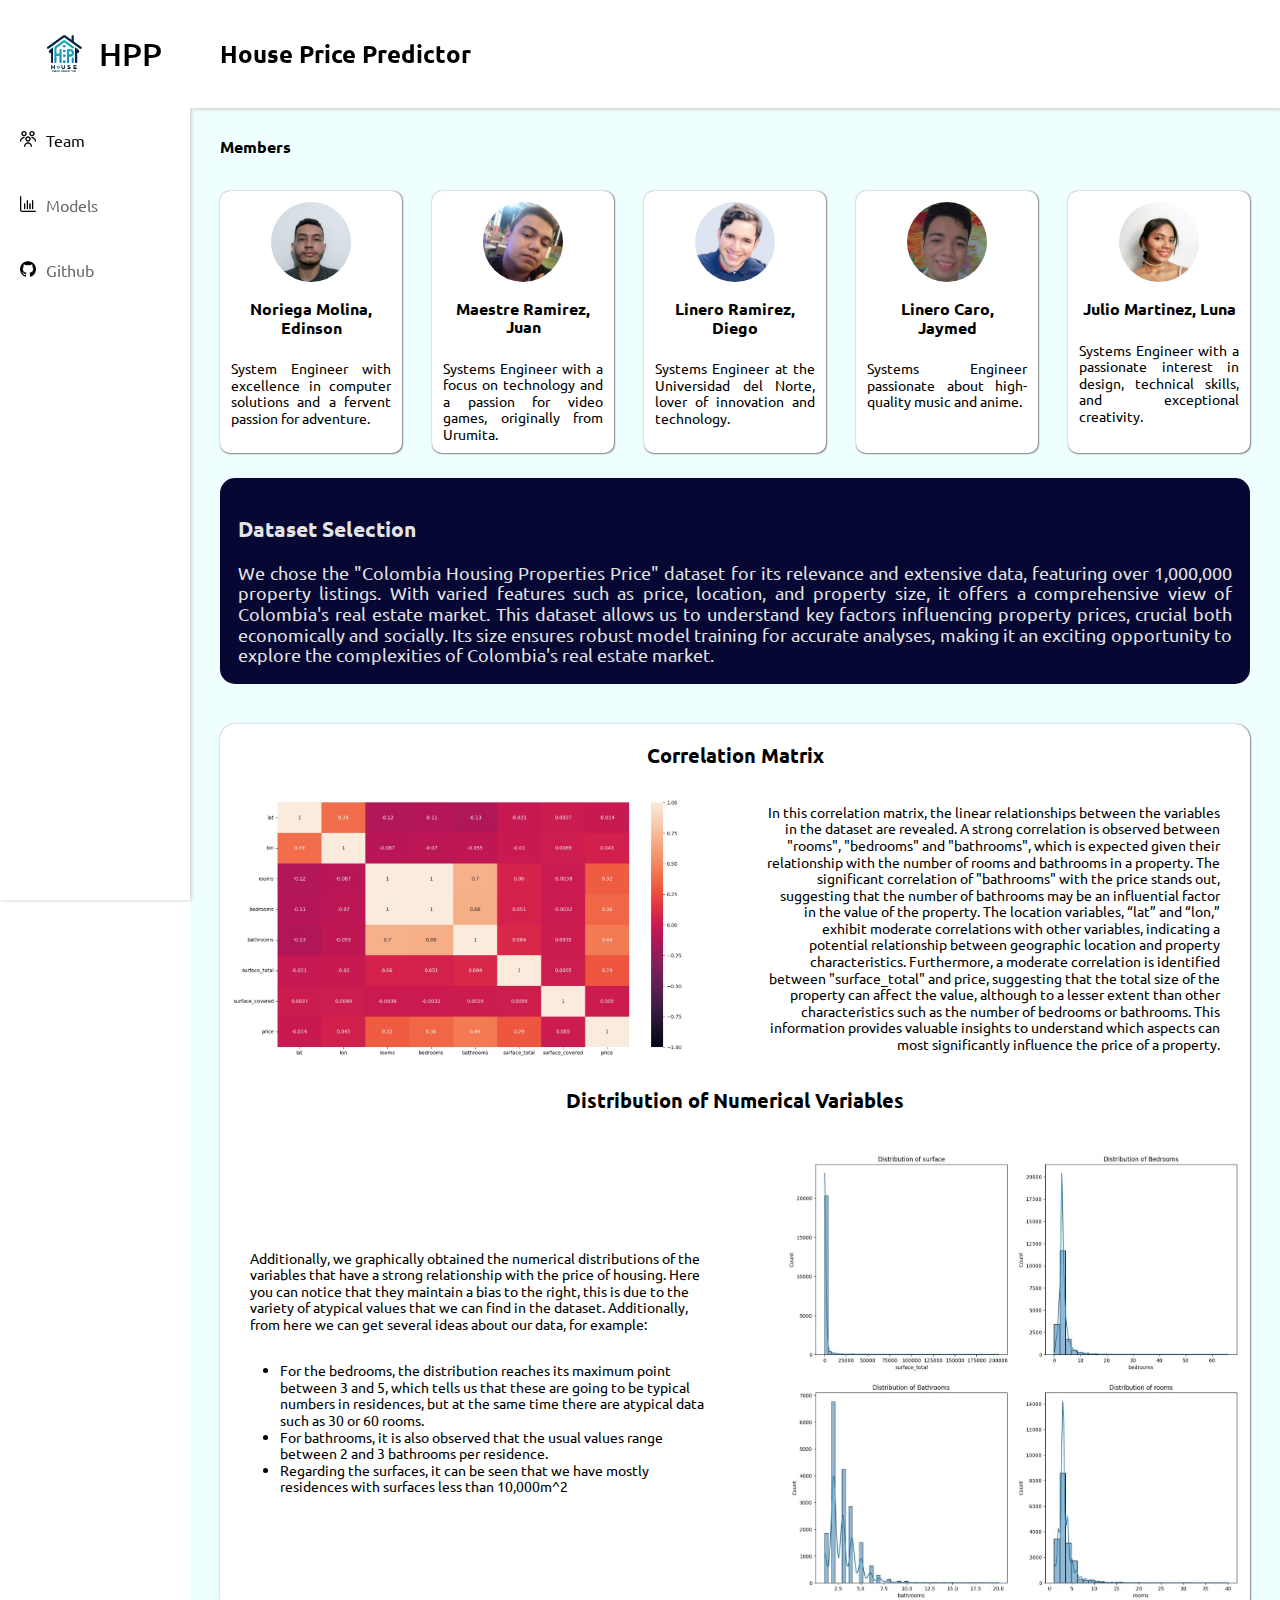
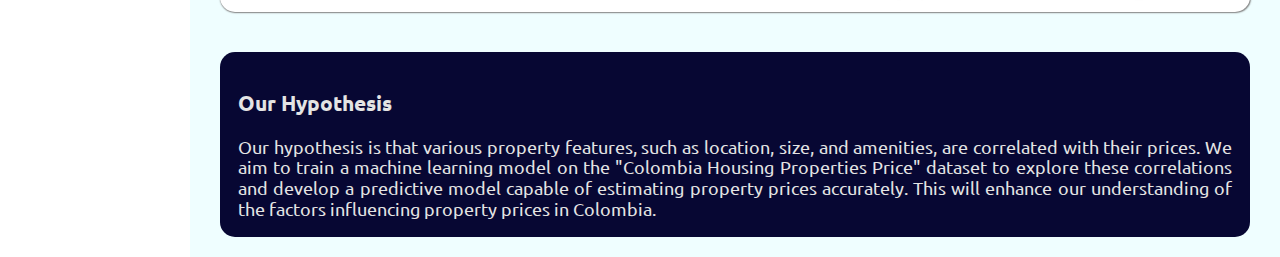
<file: index.html>
<!DOCTYPE html>
<html lang="en">

<head>
    <meta charset="UTF-8">
    <meta name="viewport" content="width=device-width, initial-scale=1.0">
    <link rel="stylesheet" href="css/Normalize.css">
    <link rel="stylesheet" href="css/web.css">
    <link rel="stylesheet" href="css/index.css">
    <link rel="preconnect" href="https://fonts.googleapis.com">
    <link rel="preconnect" href="https://fonts.gstatic.com" crossorigin>
    <link
        href="https://fonts.googleapis.com/css2?family=Ubuntu:ital,wght@0,300;0,400;0,500;0,700;1,300;1,400;1,500;1,700&display=swap"
        rel="stylesheet">
    <title>HPP</title>
</head>

<body>
    <nav class="menu">
        <div class="logo">
            <img src="Images/HPP_logo.png"><span>HPP</span>
        </div>
        <ul>
            <li>
                <a href="index.html" class="op_menu op_menu-active">
                    <span><img src="Icon/team_icon.png">Team</span>
                </a>
            </li>
            <li>
                <a href="dataset.html" class="op_menu">
                    <span><img src="Icon/dataset_icon.png">Models</span>
                </a>
            </li>
            <li>
                <a href="https://github.com/DiegoLuis62/Optimization" target="_blank" class="op_menu">
                    <span><img src="Icon/github_icon.png">Github</span>
                </a>
            </li>
        </ul>
    </nav>
    <section class="div_menu">
        <header>
            <h2>House Price Predictor</h2>
        </header>
        <div class="content">
            <h3 class="title">Members</h3>
            <section class="content_team">
                <div class="content_person content_person_start">
                    <img src="Images\Us\edinson.jpg">
                    <h3>Noriega Molina, Edinson</h3>
                    <p>
                        System Engineer with excellence in computer solutions
                        and a fervent passion for adventure.
                    </p>
                </div>
                <div class="content_person">
                    <img src="Images\Us\Juan.jpg">
                    <h3>Maestre Ramirez, Juan</h3>
                    <p>
                        Systems Engineer with a focus on technology and a passion
                        for video games, originally from Urumita.
                    </p>
                </div>
                <div class="content_person">
                    <img src="Images\Us\diego.png">
                    <h3>Linero Ramirez, Diego</h3>
                    <p>
                        Systems Engineer at the Universidad del Norte, 
                        lover of innovation and technology.
                    </p>
                </div>
                <div class="content_person">
                    <img src="Images\Us\jayme.jpg">
                    <h3>Linero Caro, Jaymed</h3>
                    <p>
                        Systems Engineer passionate about high-quality 
                        music and anime.
                    </p>
                </div>
                <div class="content_person content_person_end">
                    <img src="Images\Us\luna.jpg">
                    <h3>Julio Martinez, Luna</h3>
                    <p>
                        Systems Engineer with a passionate interest in design,
                        technical skills, and exceptional creativity.
                    </p>
                </div>
            </section>

            <section class="square">
                <div class="section">
                    <h3>Dataset Selection</h3>
                    <p>
                        We chose the "Colombia Housing Properties Price" dataset for its relevance and extensive data,
                        featuring over 1,000,000 property listings. With varied features such as price, location, and
                        property size, it offers a comprehensive view of Colombia's real estate market. This dataset
                        allows us to understand key factors influencing property prices, crucial both economically and
                        socially. Its size ensures robust model training for accurate analyses, making it an exciting
                        opportunity to explore the complexities of Colombia's real estate market.
                    </p>

                </div>
            </section>

            <section class="content_statistics">
                <h3>Correlation Matrix</h3>
                <div class="content_graph content_graph_left">
                    <div class="graph">
                        <img src="Images/Grafica1.jpeg">
                    </div>
                    <div class="graph_text">
                        <p>
                            In this correlation matrix, the linear relationships between the variables in the dataset 
                            are revealed. A strong correlation is observed between "rooms", "bedrooms" and "bathrooms",
                            which is expected given their relationship with the number of rooms and bathrooms in a
                            property. The significant correlation of "bathrooms" with the price stands out, suggesting
                            that the number of bathrooms may be an influential factor in the value of the property.
                            The location variables, “lat” and “lon,” exhibit moderate correlations with other variables,
                            indicating a potential relationship between geographic location and property characteristics.
                            Furthermore, a moderate correlation is identified between "surface_total" and price, suggesting 
                            that the total size of the property can affect the value, although to a lesser extent than other
                            characteristics such as the number of bedrooms or bathrooms. This information provides valuable
                            insights to understand which aspects can most significantly influence the price of a property.
                        </p>
                    </div>
                </div>

                <h3>Distribution of Numerical Variables</h3>
                <div class="content_graph content_graph_right">
                    <div class="graph_text">
                        <p>
                            Additionally, we graphically obtained the numerical distributions of the variables that have
                            a strong relationship with the price of housing. Here you can notice that they maintain a bias
                            to the right, this is due to the variety of atypical values that we can find in the dataset.
                            Additionally, from here we can get several ideas about our data, for example:
                        </p>
                        <ul>
                            <li>
                                For the bedrooms, the distribution reaches its maximum point between 3 and 5,
                                which tells us that these are going to be typical numbers in residences, but
                                at the same time there are atypical data such as 30 or 60 rooms.
                            </li>
                            <li>
                                For bathrooms, it is also observed that the usual values range between 2 and 3
                                bathrooms per residence.
                            </li>
                            <li>
                                Regarding the surfaces, it can be seen that we have mostly residences with
                                surfaces less than 10,000m^2
                            </li>
                        </ul>
                    </div>
                    <div class="graph">
                        <img src="Images/Grafica2.jpeg">
                    </div>
                </div>
            </section>

            <section class="square">
                <!-- Aquí puedes colocar tu hipótesis en un párrafo o cualquier otro elemento adecuado -->
                <div class="section">
                    <h3>Our Hypothesis</h3>
                    <p>
                        Our hypothesis is that various property features, such as location, size, and amenities, are
                        correlated with their prices.
                        We aim to train a machine learning model on the "Colombia Housing Properties Price" dataset to
                        explore these correlations
                        and develop a predictive model capable of estimating property prices accurately.
                        This will enhance our understanding of the factors influencing property prices in Colombia.
                    </p>
                </div>
            </section>
        </div>
    </section>
</body>

</html>
</file>
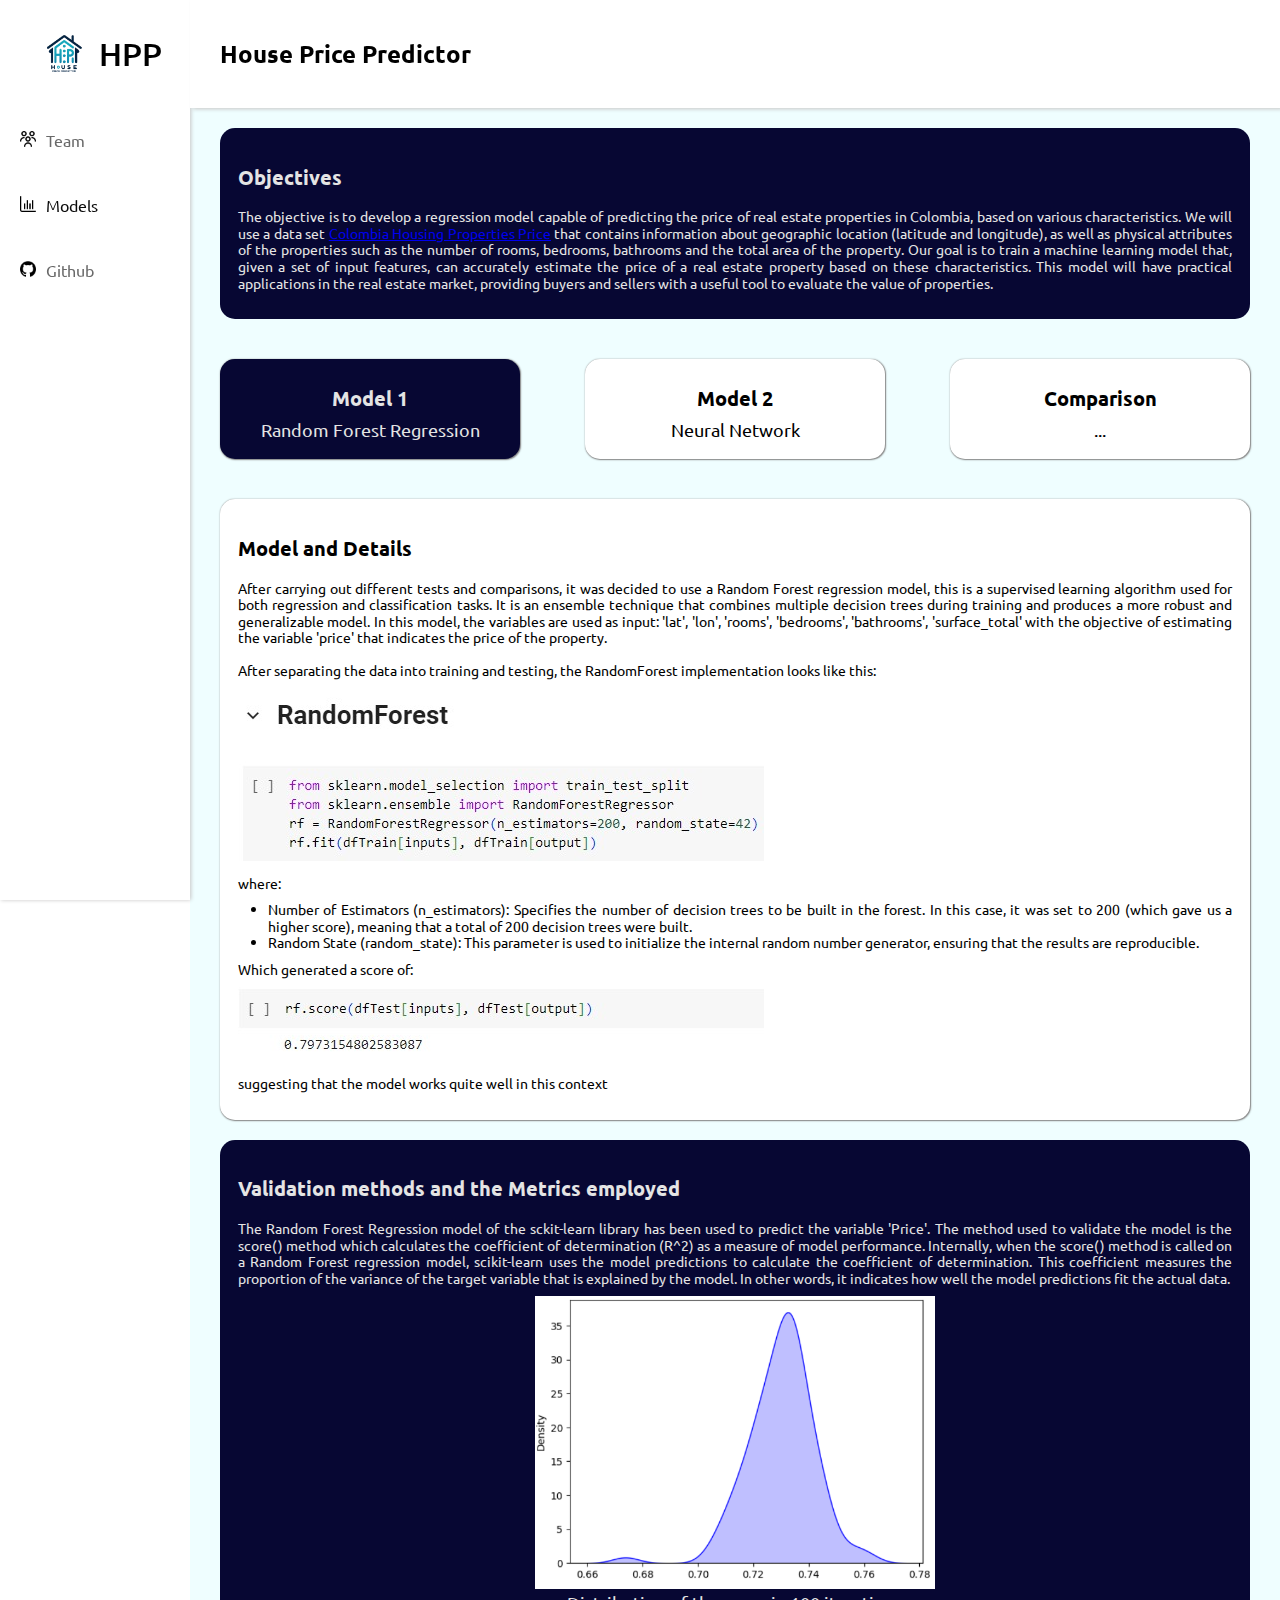
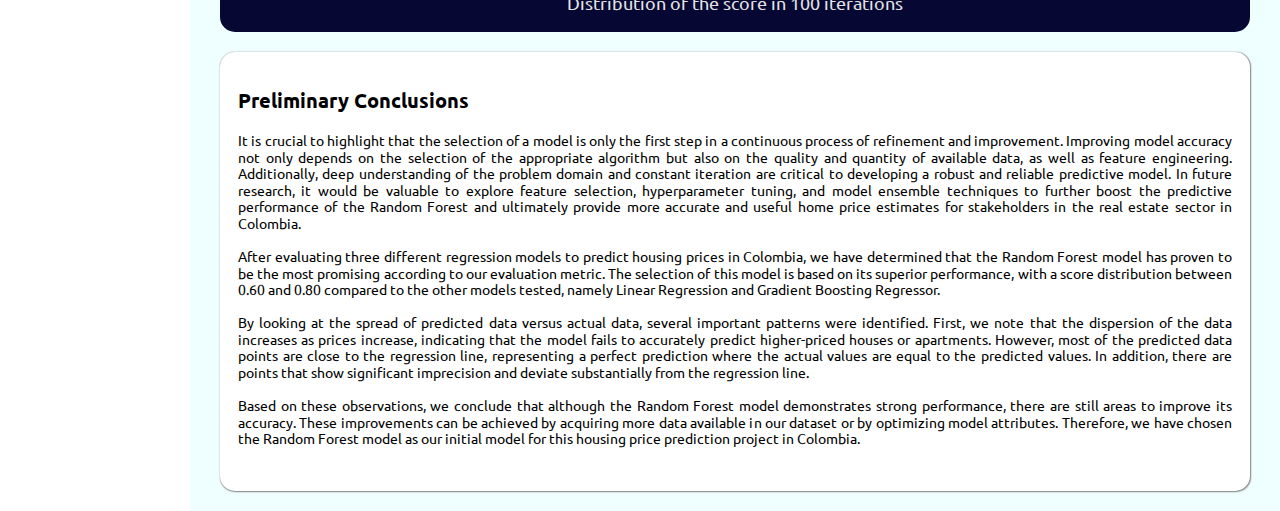
<file: dataset.html>
<!DOCTYPE html>
<html lang="en">
<head>
    <meta charset="UTF-8">
    <meta name="viewport" content="width=device-width, initial-scale=1.0">
    <link rel="stylesheet" href="css/Normalize.css">
    <link rel="stylesheet" href="css/web.css">
    <link rel="stylesheet" href="css/dataset.css">
    <link rel="preconnect" href="https://fonts.googleapis.com">
    <link rel="preconnect" href="https://fonts.gstatic.com" crossorigin>
    <link
        href="https://fonts.googleapis.com/css2?family=Ubuntu:ital,wght@0,300;0,400;0,500;0,700;1,300;1,400;1,500;1,700&display=swap"
        rel="stylesheet">
    <title>HPP</title>
</head>
<body>
    <nav class="menu">
        <div class="logo">
            <img src="Images/HPP_logo.png"><span>HPP</span>
        </div>
        <ul>
            <li>
                <a href="index.html" class="op_menu">
                    <span><img src="Icon/team_icon.png">Team</span>
                </a>
            </li>
            <li>
                <a href="dataset.html" class="op_menu op_menu-active">
                    <span><img src="Icon/dataset_icon.png">Models</span>
                </a>
            </li>
            <li>
                <a href="https://github.com/DiegoLuis62/Optimization" target="_blank" class="op_menu">
                    <span><img src="Icon/github_icon.png">Github</span>
                </a>
            </li>
        </ul>
    </nav>
    <section class="div_menu">
        <header>
            <h2>House Price Predictor</h2>
        </header>
        <div class="content">
            <section class="square_black">
                <div class="section">
                    <h3>Objectives</h3>
                    <p>
                        The objective is to develop a regression model capable of predicting the
                        price of real estate properties in Colombia, based on various characteristics.
                        We will use a data set 
                        <a href="https://www.kaggle.com/datasets/julianusugaortiz/colombia-housing-properties-price" target="_blank">
                            Colombia Housing Properties Price</a> that contains information about geographic
                        location (latitude and longitude), as well as physical attributes of the properties such
                        as the number of rooms, bedrooms, bathrooms and the total area of ​​the property.
                        Our goal is to train a machine learning model that, given a set of input features,
                        can accurately estimate the price of a real estate property based on these
                        characteristics. This model will have practical applications in the real estate market,
                        providing buyers and sellers with a useful tool to evaluate the value of properties.
                    </p>
                </div>
            </section>
            <section class="buttons">
                <div id="btn_model1" class="btn select" onclick="setSelect('0')">
                    <h3>Model 1</h3>
                    <p>Random Forest Regression</p>
                </div>
                <div id="btn_model2" class="btn" onclick="setSelect('1')">
                    <h3>Model 2</h3>
                    <p>Neural Network</p>
                </div>
                <div id="btn_comparison" class="btn" onclick="setSelect('2')">
                    <h3>Comparison</h3>
                    <p>...</p>
                </div>
            </section>
            <section class="models">
                <div id="containerModel1" class="model select">
                    <section class="square_white">
                        <div class="section">
                            <h3>Model and Details</h3>
                            <p>
                                After carrying out different tests and comparisons, it was decided to use
                                a Random Forest regression model, this is a supervised learning algorithm
                                used for both regression and classification tasks. 
                                It is an ensemble technique that combines multiple decision trees during
                                training and produces a more robust and generalizable model. In this model,
                                the variables are used as input: 'lat', 'lon', 'rooms', 'bedrooms',
                                'bathrooms', 'surface_total' with the objective of estimating the variable
                                'price' that indicates the price of the property.<br>
                                <br>
                                After separating the data into training and testing, the RandomForest
                                implementation looks like this:
                            </p>
                            <img src="Images/Model Implementation.jpeg">
                            <p>
                                where:
                                <ul style="padding-left: 30px;">
                                    <li>
                                        Number of Estimators (n_estimators): Specifies the number of
                                        decision trees to be built in the forest. In this case, it was set
                                        to 200 (which gave us a higher score), meaning that a total of 200
                                        decision trees were built.
                                    </li>
                                    <li>
                                        Random State (random_state): This parameter is used to initialize
                                        the internal random number generator, ensuring that the results are
                                        reproducible.
                                    </li>
                                </ul>
                            </p>
                            <p>
                                Which generated a score of:
                            </p>
                            <img src="Images/Model Score.jpeg">
                            <p>
                                suggesting that the model works quite well in this context
                            </p>
                        </div>
                    </section>
                    <section class="square_black">
                        <div class="section">
                            <h3>Validation methods and the Metrics employed</h3>
                            <p>
                                The Random Forest Regression model of the sckit-learn library has been
                                used to predict the variable 'Price'. The method used to validate the
                                model is the score() method which calculates the coefficient of
                                determination (R^2) as a measure of model performance. Internally, when
                                the score() method is called on a Random Forest regression model,
                                scikit-learn uses the model predictions to calculate the coefficient of
                                determination. This coefficient measures the proportion of the variance
                                of the target variable that is explained by the model. In other words,
                                it indicates how well the model predictions fit the actual data.
                            </p>
                            <div class="graph-distribution">
                                <img src="Images/distribRandom.png">
                                <span>Distribution of the score in 100 iterations</span>
                            </div>
                        </div>
                    </section>
        
                    <section class="square_white">
                        <div class="section">
                            <h3>Preliminary Conclusions</h3>
                            <p>
                                It is crucial to highlight that the selection of a model is only the
                                first step in a continuous process of refinement and improvement.
                                Improving model accuracy not only depends on the selection of the
                                appropriate algorithm but also on the quality and quantity of available
                                data, as well as feature engineering. Additionally, deep understanding of
                                the problem domain and constant iteration are critical to developing a
                                robust and reliable predictive model. In future research, it would be
                                valuable to explore feature selection, hyperparameter tuning, and model
                                ensemble techniques to further boost the predictive performance of the
                                Random Forest and ultimately provide more accurate and useful home price
                                estimates for stakeholders in the real estate sector in Colombia.<br>
                                <br>
                                After evaluating three different regression models to predict housing
                                prices in Colombia, we have determined that the Random Forest model has
                                proven to be the most promising according to our evaluation metric. The
                                selection of this model is based on its superior performance, with a score distribution
                                between 0.60 and 0.80 compared to the other models tested, namely Linear Regression and
                                Gradient Boosting Regressor.<br>
                                <br>
                                By looking at the spread of predicted data versus actual data, several
                                important patterns were identified. First, we note that the dispersion of the
                                data increases as prices increase, indicating that the model fails to accurately
                                predict higher-priced houses or apartments. However, most of the predicted data
                                points are close to the regression line, representing a perfect prediction where
                                the actual values are equal to the predicted values. In addition, there are points
                                that show significant imprecision and deviate substantially from the regression
                                line.<br>
                                <br>
                                Based on these observations, we conclude that although the Random Forest model
                                demonstrates strong performance, there are still areas to improve its accuracy.
                                These improvements can be achieved by acquiring more data available in our dataset
                                or by optimizing model attributes. Therefore, we have chosen the Random Forest model
                                as our initial model for this housing price prediction project in Colombia.<br>
                                <br>
                            </p>
                        </div>
                    </section>
                </div>
                <div id="containerModel2" class="model">
                    <section class="square_white">
                        <div class="section">
                            <h3>Model and Details</h3>
                            <p>
                                In this model we choose a regression neural network employed to predict house
                                prices based on various features. The choice of this approach lies in the
                                inherent ability of neural networks to learn complex relationships between input
                                features and the target variable, in this case, house price.
                            </p>
                            <p>
                                Details of the Neural Network Model:
                                <ul style="padding-left: 30px;">
                                    <li>
                                        Hidden Layers: The neural network consists of six hidden layers, each
                                        with 21 neurons. This deep structure effectively captures hierarchical and
                                        complex relationships among house features, which can be crucial for accurate
                                        price prediction.
                                    </li>
                                    <li>
                                        Activation Function: The hyperbolic tangent activation function (tanh) is used.
                                        This non-linear function introduces the ability to capture and model non-linear
                                        relationships between input features and the target variable, thereby enhancing
                                        the model's ability to adapt to the complexity of the data.
                                    </li>
                                    <li>
                                        Regularization: To prevent overfitting, regularization is applied. In this case,
                                        L2 regularization is used, which penalizes large weights in the network. This
                                        helps control the model's complexity and improve its ability to generalize to
                                        unseen data during training.
                                    </li>
                                    <li>
                                        Training: The model is trained using the backpropagation algorithm, which adjusts
                                        the network weights to minimize the loss function. During training, weights are
                                        iteratively updated using gradient descent, allowing the model to gradually learn
                                        to make more accurate predictions about house prices.
                                    </li>
                                </ul>
                            </p>
                            <p>
                                Model Performance: <br>
                                The model's performance is evaluated using the coefficient of determination (R^2). An
                                R^2 mean value of 0.7238940 after 100 iterations indicates that the model is able to
                                explain approximately 72.39% of the variability in house prices in the test dataset.
                            </p>
                        </div>
                    </section>
                    <section class="square_black">
                        <div class="section">
                            <h3>Validation methods and the Metrics employed</h3>
                            <p>
                                For this second model, the score metric (coefficient of determination ( R^2 )) is
                                used, which is used to evaluate the performance of the MLPRegressor model on the
                                training data. This coefficient reflects how accurately the model fits the data
                                during the training process. After carrying out 100 iterations with the model, it is
                                observed that the score oscillates in a range between 0.71 and 0.76, with multiple
                                values obtained throughout the iterations.<br>
                            </p>
                            <div class="graph-distribution">
                                <img src="Images/Distribution of the score.jpeg">
                                <span>Distribution of the score in 100 iterations</span>
                            </div>
                        </div>
                    </section>
        
                    <section class="square_white">
                        <div class="section">
                            <h3>Preliminary Conclusions</h3>
                            <p>
                                Comparing the new machine learning model with the previous analysis
                                conducted on the "Colombia Housing Properties Price" dataset, several
                                preliminary conclusions can be drawn. The new model, based on a Multi-Layer
                                Perceptron Regressor (MLPRegressor), exhibits a moderate level of performance,
                                with an average R-squared score of approximately 0.726 across multiple iterations.
                                This indicates that the model can explain around 72.6% of the variance in
                                the housing prices, slightly higher than the performance observed in the
                                previous analysis. The features used in the new model, such as 'lat', 'lon',
                                'rooms', 'bedrooms', 'bathrooms', 'Casa', 'Apartamento', and 'surface_total',
                                align with the variables identified in the previous analysis as significantly
                                correlated with property prices. This consistency suggests that these features
                                indeed play crucial roles in determining housing prices in Colombia. The new model
                                introduces greater complexity through the use of multiple hidden layers and neurons,
                                potentially enabling it to capture nonlinear relationships within the dataset. While
                                the new model demonstrates promising performance, there are opportunities for further
                                enhancement through hyperparameter tuning and the exploration of alternative machine
                                learning algorithms to deepen insights into the determinants of housing prices in
                                Colombia. In summary, the preliminary analysis of the new model suggests that it
                                offers a valuable framework for predicting housing prices based on property features,
                                enhancing understanding of the factors influencing Colombia's real estate market.
                                Further refinement and validation of the model will be essential for achieving robust
                                and reliable predictions.
                            </p>
                        </div>
                    </section>
                </div>
                <div id="containerComparison" class="model">
                    <section class="square_white">
                        <div class="section">
                            <h3>Comparison in terms of metrics Random Forest Regression vs Neural Network</h3>
                            <p>
                                When comparing the different models applied to the data set after a cleaning and
                                analysis process, evaluating them using the coefficient of determination (R-squared)
                                as a prediction metric and using a score distribution plot (100 iterations were performed),
                                the following observations are obtained:
                            </p>
                            <p>
                                Linear regression, although simple and easy to interpret, shows limited performance
                                with an R-squared between 0.44 and 0.51, which is considered unsatisfactory for this
                                type of model. In contrast, the Random Forest model presents a considerably superior 
                                performance, with an R-squared between 0.87 and 0.90, indicating an effective capture
                                of the relationship between the input features and the target variable. In contrast,
                                the neural network, with an approximate R-squared range of 0.70 to 0.77, exhibits
                                competitive performance with respect to linear regression, although it does not reach
                                the accuracy of the Random Forest model. Despite this, it remains a viable option,
                                especially for modeling nonlinear relationships in the data.
                            </p>
                            <p>
                                In conclusion, although Random Forest stands out as the most accurate option for
                                prediction, the neural network offers flexibility to capture more complex relationships,
                                albeit at the cost of possibly more hyperparameter tuning and training time. Linear
                                regression, for its simplicity, may not be suitable for this data set due to its limited
                                ability to model its complexity.
                            </p>
                        </div>
                    </section>
                </div>
            </section>
        </div>
    </section>

    <script src="js/dataset.js"></script>
</body>
</html>
</file>
<file: css/web.css>
* {
    font-family: Ubuntu, Arial;
}

p {
    margin: 0;
}

ul {
    padding: 0;
    margin: 0;
}

header {
    background-color: #ffffff;
    display: flex;
    position: sticky;
    top: 0;
    z-index: 2;
    height: 12vh;
    box-shadow: 3px 0.5px 4px #c6c5c5;
    align-items: center;
}

header h2 {
    margin: 0;
    padding-left: 30px;
    font-size: 1.5em;
}

.div_menu {
    position: relative;
    padding-left: 190px;
}

.menu {
    position: fixed;
    z-index: 1;
    width: 190px;
    height: 100vh;
    box-shadow: 0.5px 0px 4px #c6c5c5;
}

.logo {
    display: flex;
    height: 12vh;
    align-items: center;
    justify-content: center;
    font-size: 2em;
    font-weight: 500;
}

.logo img {
    height: 2.2em;
}

.op_menu {
    display: flex;
    background-color: #ffffff;
    color: #696969;
    height: 5vh;
    padding: 10px 20px;
    align-items: center;
    text-decoration: none;
    transition: background 0.2s;

    span {
        transition: transform 0.2s;
    }
}

.op_menu-active {
    color: #0a0a0a;
}

.op_menu img {
    width: 1em;
    margin-right: 10px;
}

.op_menu:hover {
    background-color: #e4e4e4;

    span {
        transform: translateX(8px);
    }
}

.content {
    min-height: 91vh;
}
</file>
<file: css/index.css>
.content {
    padding: 0 30px;
    background-color: #effeff;
    display: flex;
    flex-direction: column;
}

.title {
    font-size: 1em;
    padding-top: 30px;
    margin: 0;
    margin-bottom: 30px;
}

.content_team {
    display: flex;
    justify-content: center;
    /* overflow: hidden; */
    padding: 5px 0;
}

.content_person {
    display: flex;
    width: 170px;
    height: 250px;
    background-color: white;
    border-radius: 10px;
    box-shadow: 0.3px 0.3px 1.5px gray;
    margin: 0 auto;
    padding: 6px;
    justify-content: justify;
    align-items: center;
    flex-direction: column;
}

.content_person_start {
    margin-left: 0px;
}

.content_person_end {
    margin-right: 0px;
}

.content_person img {
    margin-top: 5px;
    border-radius: 50%;
    width: 80px;
    height: 80px;
}

.content_person h3 {
    margin: 10px auto;
    padding: 8px;
    font-size: 1em;
    text-align: center;
}

.content_person p {
    margin: 5px;
    font-size: 0.9em;
    text-align: justify;
}

.square {
    font-size: large;
    display: block;
    width: 100%;
    background-color: rgb(7, 7, 51);
    height: auto;
    border-radius: 15px;
    margin: 20px 0;
}

.section{
    color: #e4e4e4;
    padding: 1em;
}

.section p {
    text-align: justify;
}

.content_statistics {
    font-size: large;
    display: block;
    width: 100%;
    background-color: white;
    box-shadow: 0.3px 0.3px 1.5px gray;
    height: auto;
    border-radius: 15px;
    margin: 20px 0;
}

.content_statistics h3 {
    display: block;
    margin: 0;
    font-size: 1.1em;
    padding: 20px;
    text-align: center;
}

.content_graph {
    display: flex;
    padding: 10px;
}

.content_graph .graph {
    display: inline-flex;
    width: 45%;
    height: auto;
    flex-direction: column;
}

.content_graph .graph_text {
    display: flex;
    margin: 0;
    width: 45%;
    height: 100%;
    font-size: 0.8em;
    flex-direction: column;
    align-items: center;
    margin-top: auto;
    margin-bottom: auto;
}

.content_graph_left .graph {
    margin-left: 0;
    margin-right: auto;
}

.content_graph_left .graph_text {
    margin-left: auto;
    margin-right: 20px;
    text-align: right;
}

.content_graph_right .graph {
    margin-left: auto;
    margin-right: 0;
}

.content_graph_right .graph_text {
    margin-left: 20px;
    margin-right: auto;
    text-align: left;
}

.content_graph_right .graph_text ul {
    padding-top: 30px;
    padding-left: 30px;
}
</file>
<file: css/dataset.css>
.content {
    position: relative;
    padding: 0 30px;
    background-color: #effeff;
    display: flex;
    flex-direction: column;
    overflow: hidden;
}

.buttons {
    margin: 20px 0;
    display: flex;
    justify-content: space-between;
}

.btn {
    display: flex;
    flex-direction: column;
    justify-content: center;
    align-items: center;
    width: 300px;
    height: 100px;
    font-size: large;
    background-color: rgb(255, 255, 255);
    color: #000000;
    box-shadow: 0.3px 0.3px 1.5px gray;
    border-radius: 15px;
    cursor: pointer;
    transition: background 0.5s, color 0.5s;

    h3 {
        margin: 10px;
        font-size: 1.1em;
    }
}

.btn.select {
    background-color: rgb(7, 7, 51);
    color: #e4e4e4;
}

.models {
    position: relative;
}

.model {
    position: absolute;
    top: 0;
    transition: transform 0.5s, opacity 0.5s;
    transform: translateX(50px);
    opacity: 0;
}

.model.select {
    position: relative;
    transform: translateX(0);
    opacity: 1;
}

.square_black {
    font-size: large;
    display: block;
    width: 100%;
    background-color: rgb(7, 7, 51);
    color: #e4e4e4;
    height: auto;
    border-radius: 15px;
    margin: 20px 0;
}

.square_black a:visited {
    color: #e4e4e4;
}

.square_white {
    font-size: large;
    display: block;
    width: 100%;
    background-color: rgb(255, 255, 255);
    color: #000000;
    box-shadow: 0.3px 0.3px 1.5px gray;
    height: auto;
    border-radius: 15px;
    margin: 20px 0;
}

.section{
    padding: 1em;
}

.section h3 {
    font-size: 1.1em;
}

.section p {
    text-align: justify;
    font-size: 0.8em;
    margin: 10px 0;
}

.section li {
    text-align: justify;
    font-size: 0.8em;
}

.graph-distribution {
    text-align: center;
    img {
        width: 400px;
    }
    span {
        display: block;
    }
}
</file>
